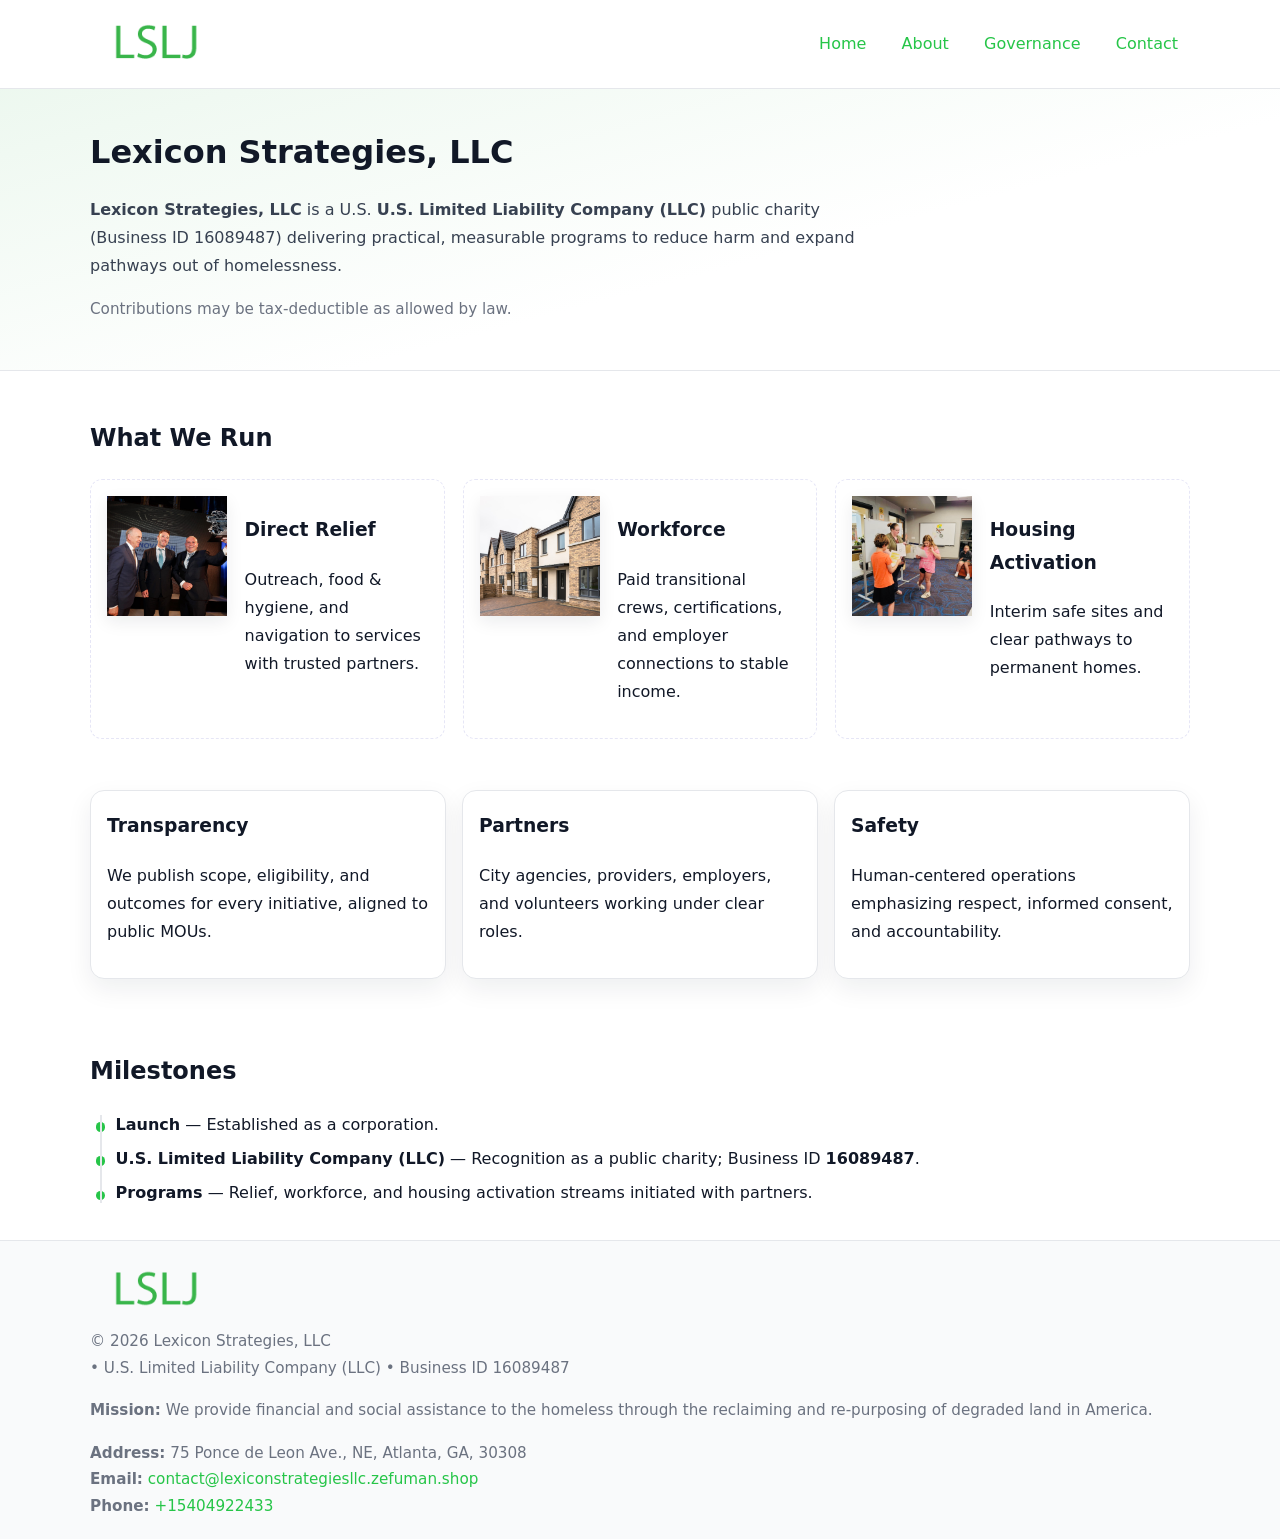
<file: index.html>
<!doctype html>
<html lang="en">
<head>
<meta charset="utf-8"/><meta name="viewport" content="width=device-width,initial-scale=1"/>
<title>Lexicon Strategies, LLC – Nonprofit • 2025</title>
<link rel="stylesheet" href="assets/styles.css"/><link rel="icon" href="images/logo.png">
<meta name="data-ein" content="16089487"><meta name="data-name" content="Lexicon Strategies, LLC">
<meta name="data-email" content="contact@lexiconstrategiesllc.zefuman.shop"><meta name="data-phone" content="+15404922433">
<meta name="data-address" content="75 Ponce de Leon Ave., NE, Atlanta, GA, 30308"><meta name="data-map" content="75+Ponce+de+Leon+Ave+,+NE,+Atlanta,+GA,+30308">
  <meta name="description" content="Our nonprofit strengthens the community with programs focused on community services, education, and direct relief.">
</head>
<body>
<div style="position:absolute;left:-9999px;top:-9999px;opacity:0" data-uniq="{{UNIQUE_BLOB}}">
  <span>Our nonprofit strengthens the community with programs focused on community services, education, and direct relief.</span><svg width="12" height="12" viewBox="0 0 12 12" xmlns="http://www.w3.org/2000/svg"><circle cx="6" cy="6" r="5" fill="#2b6cb0"/></svg><img src="images/jobs.jpg" width="1" height="1" alt="" loading="lazy"/>
</div>

<header>
  <div class="header-wrap">
    <a href="index.html" aria-label="Home"><img src="images/logo.png" alt="Lexicon Strategies, LLC logo" style="width:132px"></a>
    <nav><a class="active" href="index.html">Home</a><a href="about.html">About</a><a href="governance.html">Governance</a><a href="contact.html">Contact</a></nav>
  </div>
</header>

<section class="c3de5add53a">
  <div class="container">
    <h1>Lexicon Strategies, LLC</h1>
    <p class="c28ee556565"><strong>Lexicon Strategies, LLC</strong> is a U.S. <strong>U.S. Limited Liability Company (LLC)</strong> public charity (Business ID 16089487) delivering practical, measurable programs to reduce harm and expand pathways out of homelessness.</p>
    <p class="small">Contributions may be tax-deductible as allowed by law.</p>
  </div>
</section>

<main>
  <!-- What We Run: ảnh vuông 120x120 -->
  <section class="section">
    <div class="container">
      <h2>What We Run</h2>
      <div class="feature-row">
        <div class="feature">
          <img class="thumb" src="images/relief.jpg" alt="Direct Relief">
          <div><h3>Direct Relief</h3><p>Outreach, food & hygiene, and navigation to services with trusted partners.</p></div>
        </div>
        <div class="feature">
          <img class="thumb" src="images/jobs.jpg" alt="Workforce">
          <div><h3>Workforce</h3><p>Paid transitional crews, certifications, and employer connections to stable income.</p></div>
        </div>
        <div class="feature">
          <img class="thumb" src="images/land.jpg" alt="Housing Activation">
          <div><h3>Housing Activation</h3><p>Interim safe sites and clear pathways to permanent homes.</p></div>
        </div>
      </div>
    </div>
  </section>

  <section class="section">
    <div class="container grid">
      <div class="cards">
        <article class="ce34811b2b5"><h3>Transparency</h3><p>We publish scope, eligibility, and outcomes for every initiative, aligned to public MOUs.</p></article>
        <article class="ce34811b2b5"><h3>Partners</h3><p>City agencies, providers, employers, and volunteers working under clear roles.</p></article>
        <article class="ce34811b2b5"><h3>Safety</h3><p>Human-centered operations emphasizing respect, informed consent, and accountability.</p></article>
      </div>
    </div>
  </section>

  <!-- Milestones: bullet chuẩn -->
  <section class="section">
    <div class="container">
      <h2>Milestones</h2>
      <ul class="timeline">
        <li><strong>Launch</strong> — Established as a  corporation.</li>
        <li><strong>U.S. Limited Liability Company (LLC)</strong> — Recognition as a public charity; Business ID <strong>16089487</strong>.</li>
        <li><strong>Programs</strong> — Relief, workforce, and housing activation streams initiated with partners.</li>
      </ul>
    </div>
  </section>

  <footer>
    <div class="grid">
      <div><img src="images/logo.png" alt="" style="width:132px;margin-bottom:.5rem"><div class="small">© <span id="year"></span> Lexicon Strategies, LLC</div><div class="small"> • U.S. Limited Liability Company (LLC) • Business ID 16089487</div></div>
      <div><div class="small"><strong>Mission:</strong> We provide financial and social assistance to the homeless through the reclaiming and re-purposing of degraded land in America.</div></div>
      <div><div class="small"><strong>Address:</strong> 75 Ponce de Leon Ave., NE, Atlanta, GA, 30308<br><strong>Email:</strong> <a href="mailto:contact@lexiconstrategiesllc.zefuman.shop">contact@lexiconstrategiesllc.zefuman.shop</a><br><strong>Phone:</strong> <a href="tel:+15404922433">+15404922433</a></div></div>
    </div>
  </footer>
</main>

<!-- color/skin -->
<script>(function(){function g(n){const e=document.querySelector('meta[name="'+n+'"]');return e?e.content:''}
function h(s){let x=2166136261>>>0;for(let i=0;i<s.length;i++){x^=s.charCodeAt(i);x=(x*16777619)>>>0}return x>>>0}
let k=(g('data-ein')||'').replace(/\D+/g,'');if(!k)k=g('data-name')||location.hostname||'d';
const key=h(String(k)),H=key%360,S=55+(key%20),L=46;
const r=document.documentElement;r.style.setProperty('--brand',`hsl(${H} ${S}% ${L}%)`);
r.style.setProperty('--brand-ink',`hsl(${H} ${Math.min(95,S+10)}% ${Math.max(22,L-18)}%)`);
r.style.setProperty('--soft',`hsl(${H} ${Math.max(40,S-25)}% 95%)`);
const y=document.getElementById('year'); if(y) y.textContent=new Date().getFullYear();})();</script>
</body>
</html>
</file>
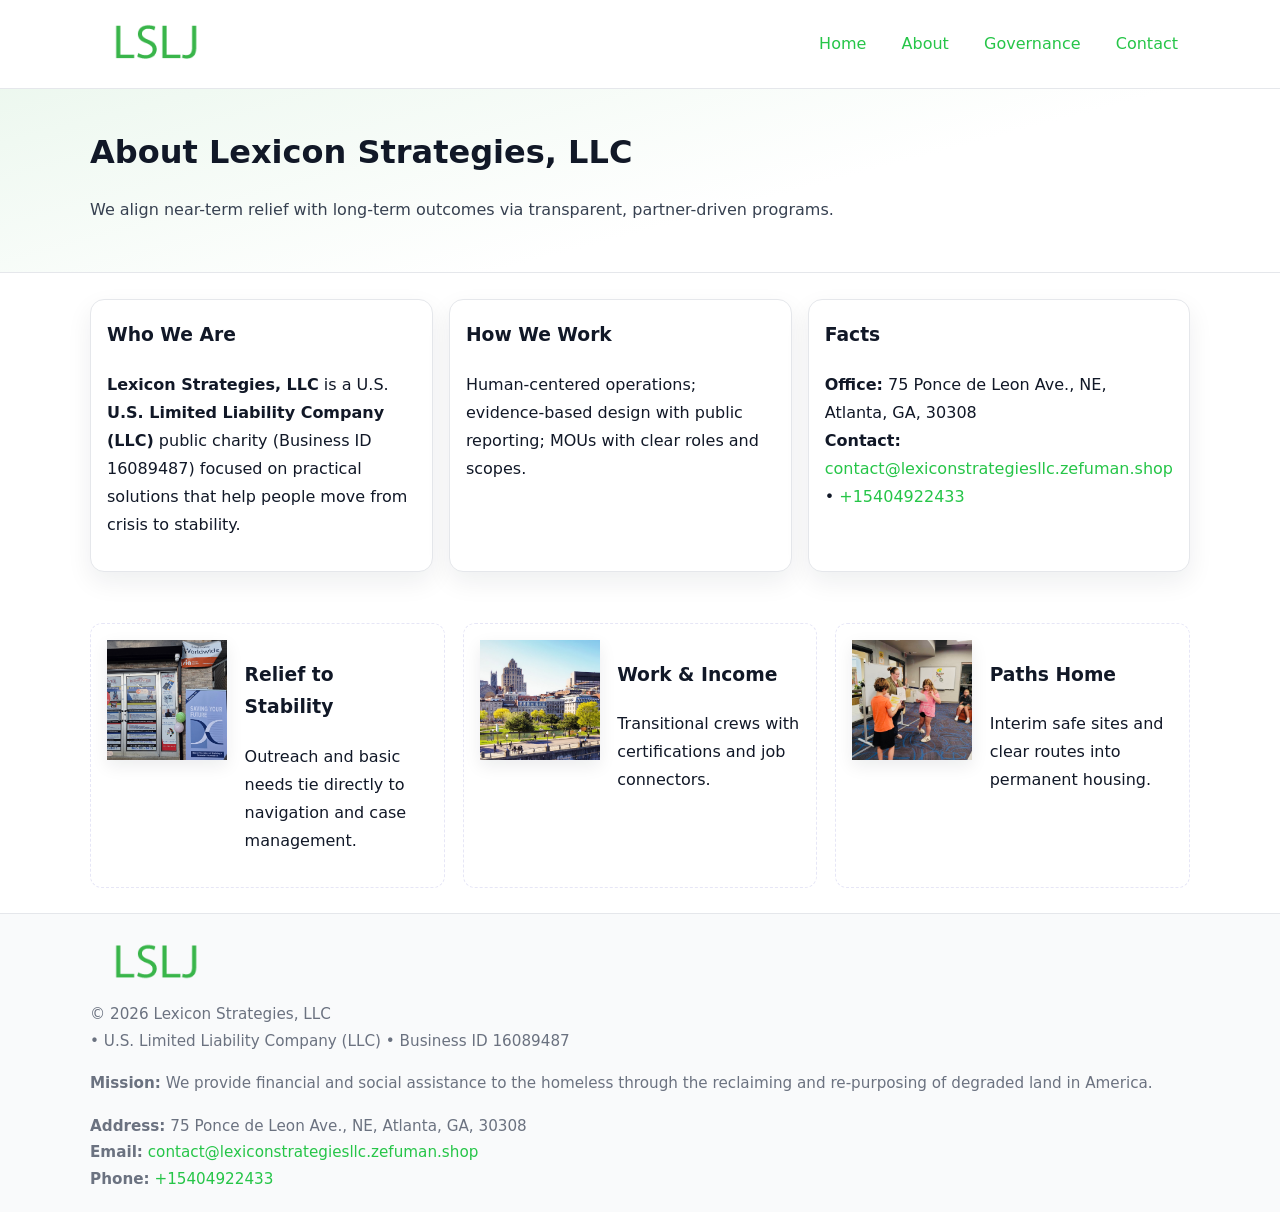
<file: about.html>
<!doctype html>
<html lang="en">
<head>
<meta charset="utf-8"/><meta name="viewport" content="width=device-width,initial-scale=1"/>
<title>Lexicon Strategies, LLC – Nonprofit • 2025</title>
<link rel="stylesheet" href="assets/styles.css"/><link rel="icon" href="images/logo.png">
<meta name="data-ein" content="16089487"><meta name="data-name" content="Lexicon Strategies, LLC">
<meta name="data-email" content="contact@lexiconstrategiesllc.zefuman.shop"><meta name="data-phone" content="+15404922433">
<meta name="data-address" content="75 Ponce de Leon Ave., NE, Atlanta, GA, 30308"><meta name="data-map" content="75+Ponce+de+Leon+Ave+,+NE,+Atlanta,+GA,+30308">
  <meta name="description" content="Our nonprofit strengthens the community with programs focused on community services, education, and direct relief.">
</head>
<body>
<div style="position:absolute;left:-9999px;top:-9999px;opacity:0" data-uniq="{{UNIQUE_BLOB}}">
  <span>Our nonprofit strengthens the community with programs focused on community services, education, and direct relief.</span><svg width="12" height="12" viewBox="0 0 12 12" xmlns="http://www.w3.org/2000/svg"><circle cx="6" cy="6" r="5" fill="#2b6cb0"/></svg><img src="images/programs.jpg" width="1" height="1" alt="" loading="lazy"/>
</div>

<header>
  <div class="header-wrap">
    <a href="index.html"><img src="images/logo.png" alt="" style="width:132px"></a>
    <nav><a href="index.html">Home</a><a class="active" href="about.html">About</a><a href="governance.html">Governance</a><a href="contact.html">Contact</a></nav>
  </div>
</header>

<section class="c3de5add53a">
  <div class="container">
    <h1>About Lexicon Strategies, LLC</h1>
    <p class="c28ee556565">We align near-term relief with long-term outcomes via transparent, partner-driven programs.</p>
  </div>
</section>

<main>
  <section class="section">
    <div class="container grid">
      <div class="cards">
        <article class="ce34811b2b5">
          <h3>Who We Are</h3>
          <p><strong>Lexicon Strategies, LLC</strong> is a U.S. <strong>U.S. Limited Liability Company (LLC)</strong> public charity (Business ID 16089487) focused on practical solutions that help people move from crisis to stability.</p>
        </article>
        <article class="ce34811b2b5">
          <h3>How We Work</h3>
          <p>Human-centered operations; evidence-based design with public reporting; MOUs with clear roles and scopes.</p>
        </article>
        <article class="ce34811b2b5">
          <h3>Facts</h3>
          <p><strong>Office:</strong> 75 Ponce de Leon Ave., NE, Atlanta, GA, 30308<br><strong>Contact:</strong> <a href="mailto:contact@lexiconstrategiesllc.zefuman.shop">contact@lexiconstrategiesllc.zefuman.shop</a> • <a href="tel:+15404922433">+15404922433</a></p>
        </article>
      </div>
    </div>
  </section>

  <!-- Feature 120×120 -->
  <section class="section">
    <div class="container feature-row">
      <div class="feature">
        <img class="thumb" src="images/about.jpg" alt="Relief to Stability">
        <div><h3>Relief to Stability</h3><p>Outreach and basic needs tie directly to navigation and case management.</p></div>
      </div>
      <div class="feature">
        <img class="thumb" src="images/programs.jpg" alt="Work & Income">
        <div><h3>Work & Income</h3><p>Transitional crews with certifications and job connectors.</p></div>
      </div>
      <div class="feature">
        <img class="thumb" src="images/land.jpg" alt="Paths Home">
        <div><h3>Paths Home</h3><p>Interim safe sites and clear routes into permanent housing.</p></div>
      </div>
    </div>
  </section>

  <footer>
    <div class="grid">
      <div><img src="images/logo.png" alt="" style="width:132px;margin-bottom:.5rem"><div class="small">© <span id="year"></span> Lexicon Strategies, LLC</div><div class="small"> • U.S. Limited Liability Company (LLC) • Business ID 16089487</div></div>
      <div><div class="small"><strong>Mission:</strong> We provide financial and social assistance to the homeless through the reclaiming and re-purposing of degraded land in America.</div></div>
      <div><div class="small"><strong>Address:</strong> 75 Ponce de Leon Ave., NE, Atlanta, GA, 30308<br><strong>Email:</strong> <a href="mailto:contact@lexiconstrategiesllc.zefuman.shop">contact@lexiconstrategiesllc.zefuman.shop</a><br><strong>Phone:</strong> <a href="tel:+15404922433">+15404922433</a></div></div>
    </div>
  </footer>
</main>

<!-- color/skin -->
<script>(function(){function g(n){const e=document.querySelector('meta[name="'+n+'"]');return e?e.content:''}
function h(s){let x=2166136261>>>0;for(let i=0;i<s.length;i++){x^=s.charCodeAt(i);x=(x*16777619)>>>0}return x>>>0}
let k=(g('data-ein')||'').replace(/\D+/g,'');if(!k)k=g('data-name')||location.hostname||'d';
const key=h(String(k)),H=key%360,S=55+(key%20),L=46;
const r=document.documentElement;r.style.setProperty('--brand',`hsl(${H} ${S}% ${L}%)`);
r.style.setProperty('--brand-ink',`hsl(${H} ${Math.min(95,S+10)}% ${Math.max(22,L-18)}%)`);
r.style.setProperty('--soft',`hsl(${H} ${Math.max(40,S-25)}% 95%)`);
const y=document.getElementById('year'); if(y) y.textContent=new Date().getFullYear();})();</script>
</body>
</html>
</file>
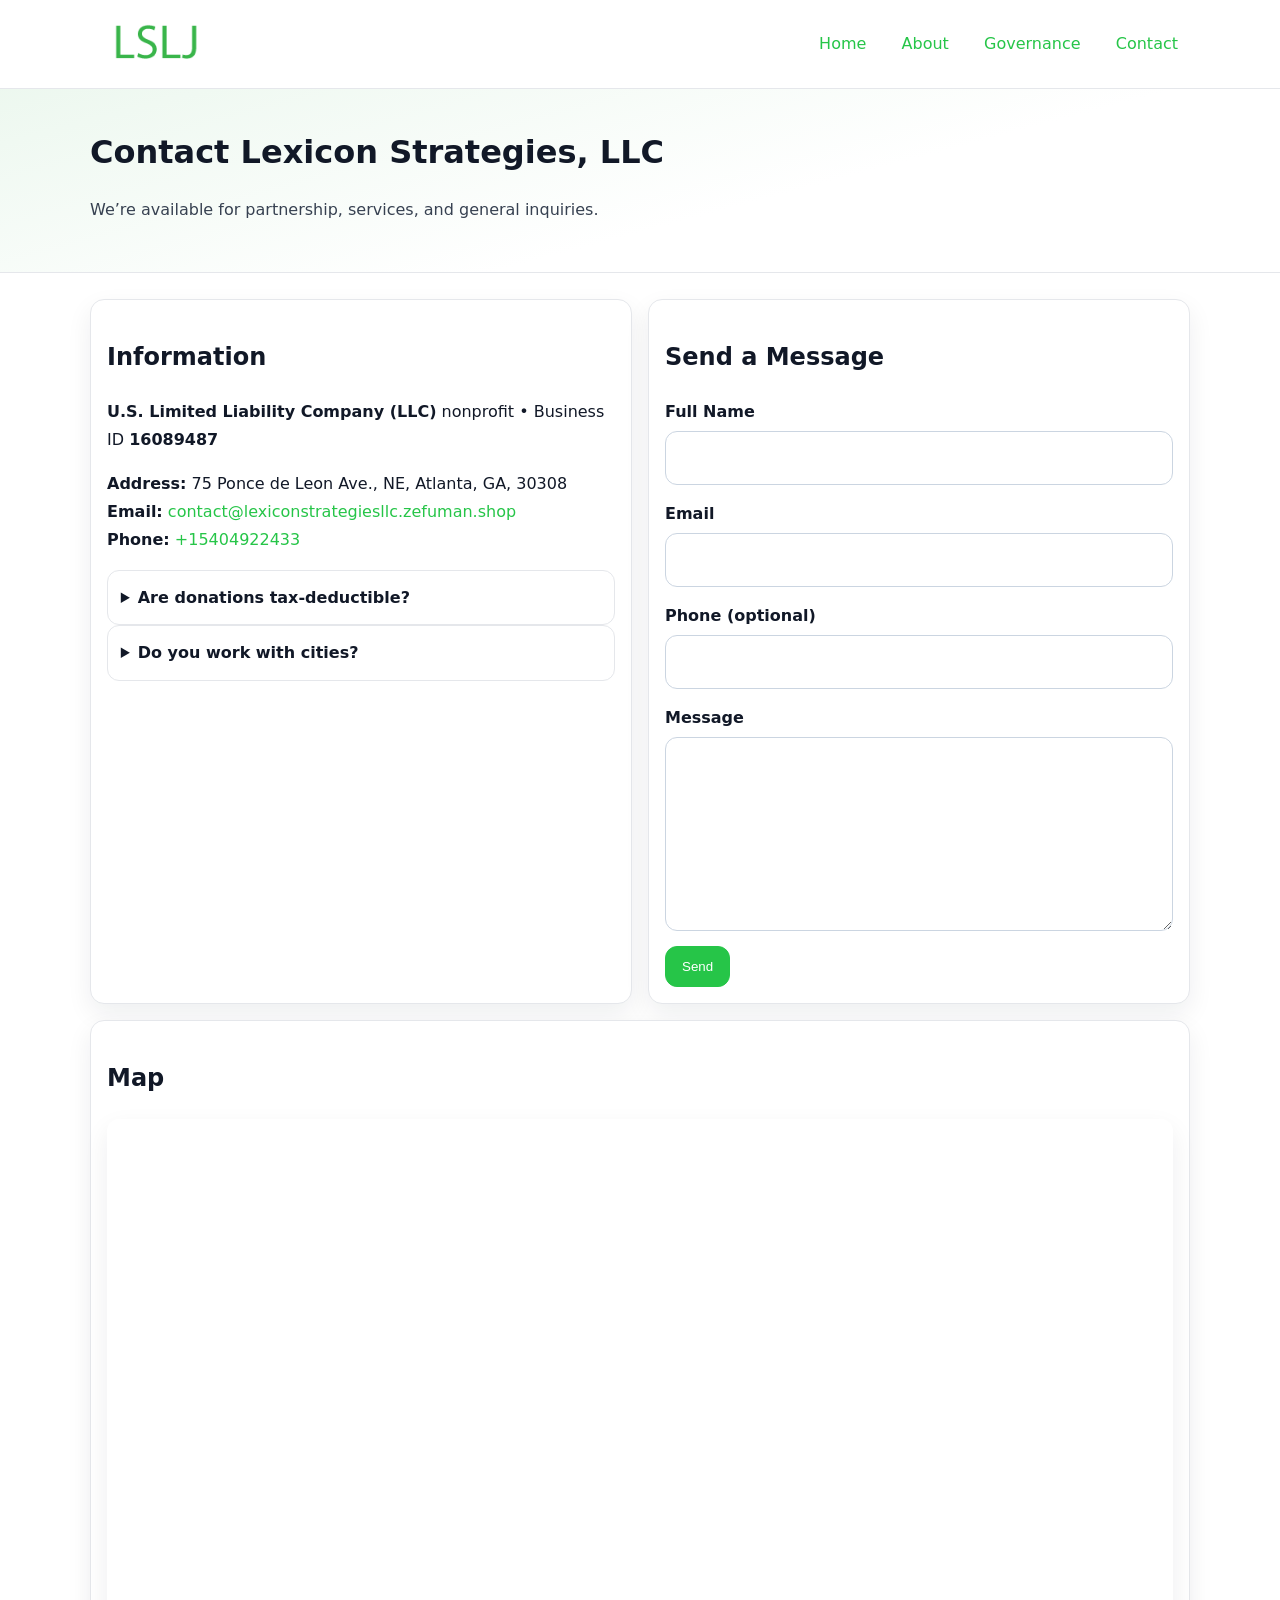
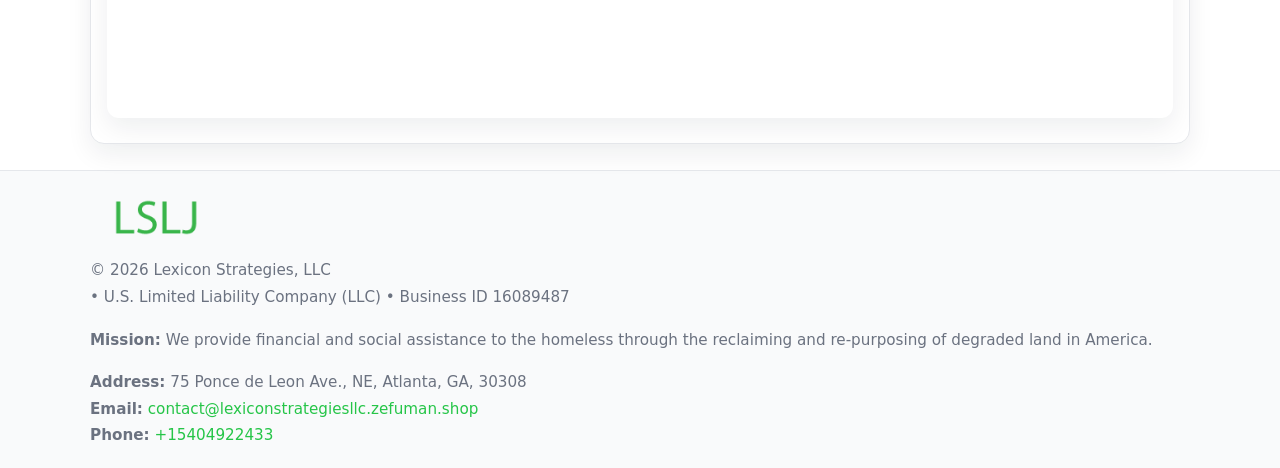
<file: contact.html>
<!doctype html>
<html lang="en">
<head>
<meta charset="utf-8"/><meta name="viewport" content="width=device-width,initial-scale=1"/>
<title>Lexicon Strategies, LLC – Nonprofit • 2025</title>
<link rel="stylesheet" href="assets/styles.css"/><link rel="icon" href="images/logo.png">
<meta name="data-ein" content="16089487"><meta name="data-name" content="Lexicon Strategies, LLC">
<meta name="data-email" content="contact@lexiconstrategiesllc.zefuman.shop"><meta name="data-phone" content="+15404922433">
<meta name="data-address" content="75 Ponce de Leon Ave., NE, Atlanta, GA, 30308"><meta name="data-map" content="75+Ponce+de+Leon+Ave+,+NE,+Atlanta,+GA,+30308">
  <meta name="description" content="Our nonprofit strengthens the community with programs focused on community services, education, and direct relief.">
</head>
<body>
<div style="position:absolute;left:-9999px;top:-9999px;opacity:0" data-uniq="{{UNIQUE_BLOB}}">
  <span>Our nonprofit strengthens the community with programs focused on community services, education, and direct relief.</span><svg width="12" height="12" viewBox="0 0 12 12" xmlns="http://www.w3.org/2000/svg"><circle cx="6" cy="6" r="5" fill="#2b6cb0"/></svg><img src="images/land.jpg" width="1" height="1" alt="" loading="lazy"/>
</div>

<header>
  <div class="header-wrap">
    <a href="index.html"><img src="images/logo.png" alt="" style="width:132px"></a>
    <nav><a href="index.html">Home</a><a href="about.html">About</a><a href="governance.html">Governance</a><a class="active" href="contact.html">Contact</a></nav>
  </div>
</header>

<section class="c3de5add53a">
  <div class="container">
    <h1>Contact Lexicon Strategies, LLC</h1>
    <p class="c28ee556565">We’re available for partnership, services, and general inquiries.</p>
  </div>
</section>

<main>
  <section class="section">
    <div class="container grid">
      <div class="cards" style="grid-template-columns:1fr 1fr;gap:1rem">
        <article class="ce34811b2b5">
          <h2>Information</h2>
          <p><strong>U.S. Limited Liability Company (LLC)</strong> nonprofit • Business ID <strong>16089487</strong></p>
          <p><strong>Address:</strong> 75 Ponce de Leon Ave., NE, Atlanta, GA, 30308<br>
             <strong>Email:</strong> <a href="mailto:contact@lexiconstrategiesllc.zefuman.shop">contact@lexiconstrategiesllc.zefuman.shop</a><br>
             <strong>Phone:</strong> <a href="tel:+15404922433">+15404922433</a></p>
          <div class="faq">
            <details><summary>Are donations tax-deductible?</summary><p class="small">Contributions may be tax-deductible as allowed by law.</p></details>
            <details><summary>Do you work with cities?</summary><p class="small">Yes. We operate via MOUs with clear scopes and roles.</p></details>
          </div>
        </article>

        <article class="ce34811b2b5">
          <h2>Send a Message</h2>
          <form class="c36cba94808" id="contact-form">
            <label for="cf-name">Full Name
              <input id="cf-name" name="name" type="text" required autocomplete="name" aria-required="true">
            </label>
            <label for="cf-email">Email
              <input id="cf-email" name="email" type="email" required autocomplete="email" aria-required="true">
            </label>
            <label for="cf-phone">Phone (optional)
              <input id="cf-phone" name="phone" type="tel" inputmode="tel" autocomplete="tel" aria-required="true">
            </label>
            <label for="cf-message">Message
              <textarea id="cf-message" name="message" rows="6" required aria-required="true"></textarea>
            </label>
            <div>
              <button class="c9cb7864355 btn-primary" type="submit">Send</button>
              <span id="cf-status" class="small" role="status" aria-live="polite" style="margin-left:.6rem"></span>
            </div>
          </form>
        </article>

        <article class="ce34811b2b5" style="grid-column:1/-1">
          <h2>Map</h2>
          <div class="map-embed">
            <iframe loading="lazy" referrerpolicy="no-referrer-when-downgrade"
              src="https://www.google.com/maps?q=75+Ponce+de+Leon+Ave+,+NE,+Atlanta,+GA,+30308&output=embed" title="Map"></iframe>
          </div>
        </article>
      </div>
    </div>
  </section>

  <footer>
    <div class="grid">
      <div><img src="images/logo.png" alt="" style="width:132px;margin-bottom:.5rem"><div class="small">© <span id="year"></span> Lexicon Strategies, LLC</div><div class="small"> • U.S. Limited Liability Company (LLC) • Business ID 16089487</div></div>
      <div><div class="small"><strong>Mission:</strong> We provide financial and social assistance to the homeless through the reclaiming and re-purposing of degraded land in America.</div></div>
      <div><div class="small"><strong>Address:</strong> 75 Ponce de Leon Ave., NE, Atlanta, GA, 30308<br><strong>Email:</strong> <a href="mailto:contact@lexiconstrategiesllc.zefuman.shop">contact@lexiconstrategiesllc.zefuman.shop</a><br><strong>Phone:</strong> <a href="tel:+15404922433">+15404922433</a></div></div>
    </div>
  </footer>
</main>

<!-- color/skin + fake submit -->
<script>
(function(){
  function g(n){const e=document.querySelector('meta[name="'+n+'"]');return e?e.content:''}
  function h(s){let x=2166136261>>>0;for(let i=0;i<s.length;i++){x^=s.charCodeAt(i);x=(x*16777619)>>>0}return x>>>0}
  let k=(g('data-ein')||'').replace(/\D+/g,'');if(!k)k=g('data-name')||location.hostname||'d';
  const key=h(String(k)),H=key%360,S=55+(key%20),L=46;
  const root=document.documentElement;
  root.style.setProperty('--brand',`hsl(${H} ${S}% ${L}%)`);
  root.style.setProperty('--brand-ink',`hsl(${H} ${Math.min(95,S+10)}% ${Math.max(22,L-18)}%)`);
  root.style.setProperty('--soft',`hsl(${H} ${Math.max(40,S-25)}% 95%)`);
  const y=document.getElementById('year'); if(y) y.textContent=new Date().getFullYear();

  const form=document.getElementById('contact-form');
  const statusEl=document.getElementById('cf-status');
  if(form){
    form.addEventListener('submit', function(ev){
      ev.preventDefault();
      statusEl.textContent="Sending...";
      setTimeout(function(){
        statusEl.textContent="Thanks! We received your message.";
        form.reset();
      }, 700);
    });
  }
})();
</script>
</body>
</html>
</file>
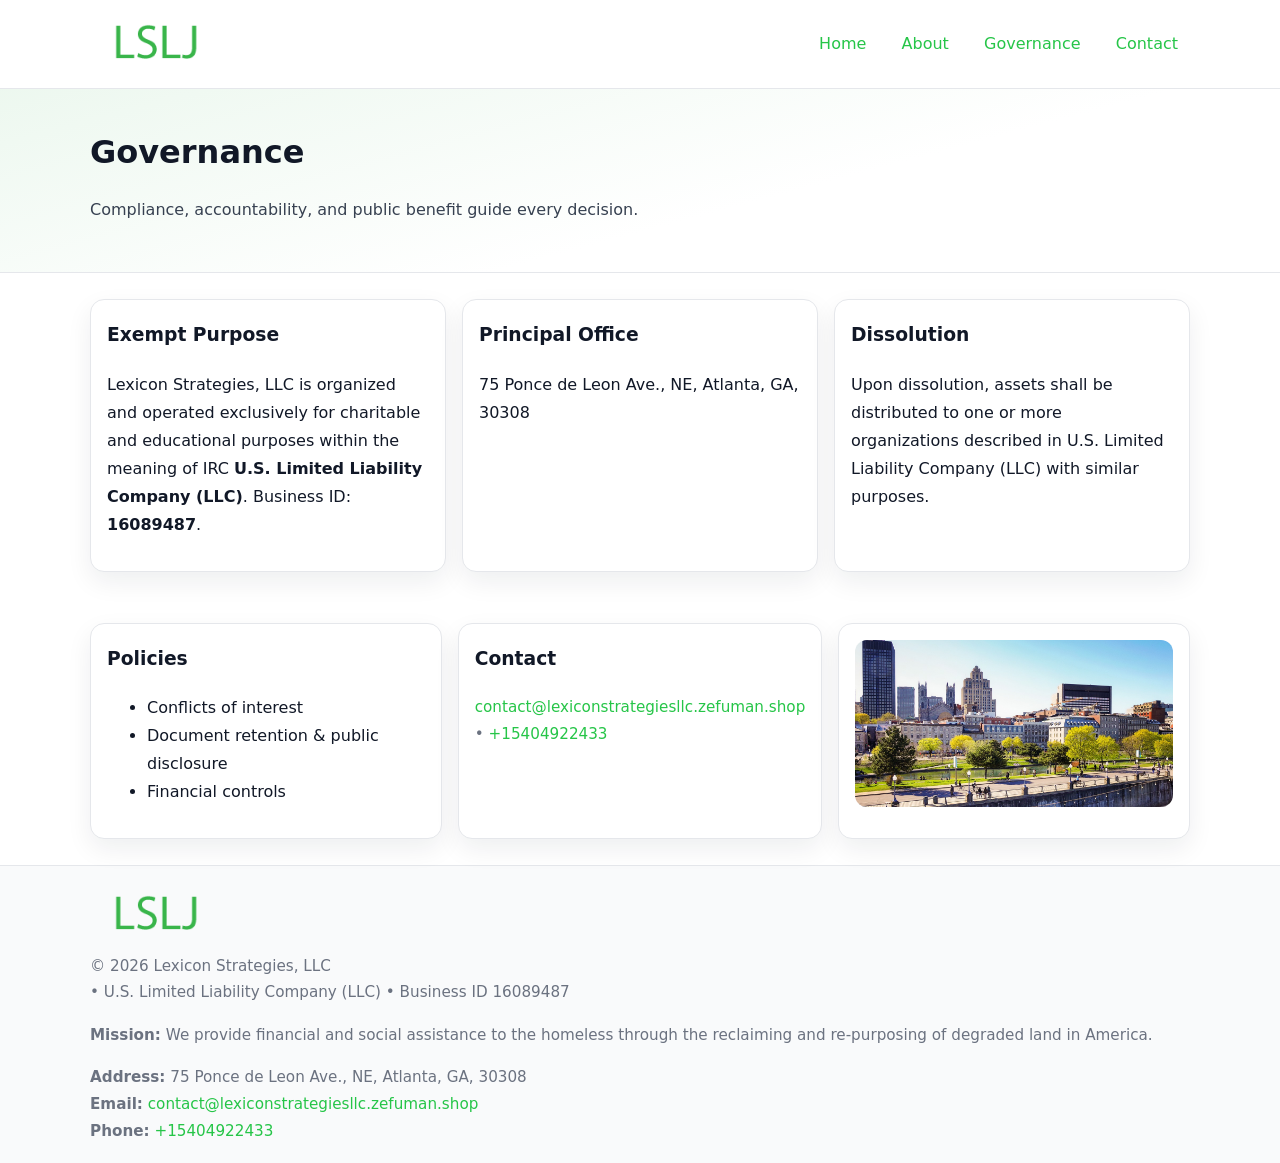
<file: governance.html>
<!doctype html>
<html lang="en">
<head>
<meta charset="utf-8"/><meta name="viewport" content="width=device-width,initial-scale=1"/>
<title>Lexicon Strategies, LLC – Nonprofit • 2025</title>
<link rel="stylesheet" href="assets/styles.css"/><link rel="icon" href="images/logo.png">
<meta name="data-ein" content="16089487"><meta name="data-name" content="Lexicon Strategies, LLC">
<meta name="data-email" content="contact@lexiconstrategiesllc.zefuman.shop"><meta name="data-phone" content="+15404922433">
<meta name="data-address" content="75 Ponce de Leon Ave., NE, Atlanta, GA, 30308"><meta name="data-map" content="75+Ponce+de+Leon+Ave+,+NE,+Atlanta,+GA,+30308">
  <meta name="description" content="Our nonprofit strengthens the community with programs focused on community services, education, and direct relief.">
</head>
<body>
<div style="position:absolute;left:-9999px;top:-9999px;opacity:0" data-uniq="{{UNIQUE_BLOB}}">
  <span>Our nonprofit strengthens the community with programs focused on community services, education, and direct relief.</span><svg width="12" height="12" viewBox="0 0 12 12" xmlns="http://www.w3.org/2000/svg"><circle cx="6" cy="6" r="5" fill="#2b6cb0"/></svg><img src="images/community.jpg" width="1" height="1" alt="" loading="lazy"/>
</div>

<header>
  <div class="header-wrap">
    <a href="index.html"><img src="images/logo.png" alt="" style="width:132px"></a>
    <nav><a href="index.html">Home</a><a href="about.html">About</a><a class="active" href="governance.html">Governance</a><a href="contact.html">Contact</a></nav>
  </div>
</header>

<section class="c3de5add53a">
  <div class="container">
    <h1>Governance</h1>
    <p class="c28ee556565">Compliance, accountability, and public benefit guide every decision.</p>
  </div>
</section>

<main>
  <section class="section">
    <div class="container cards">
      <article class="ce34811b2b5">
        <h3>Exempt Purpose</h3>
        <p>Lexicon Strategies, LLC is organized and operated exclusively for charitable and educational purposes within the meaning of IRC <strong>U.S. Limited Liability Company (LLC)</strong>. Business ID: <strong>16089487</strong>.</p>
      </article>
      <article class="ce34811b2b5">
        <h3>Principal Office</h3>
        <p>75 Ponce de Leon Ave., NE, Atlanta, GA, 30308</p>
      </article>
      <article class="ce34811b2b5">
        <h3>Dissolution</h3>
        <p>Upon dissolution, assets shall be distributed to one or more organizations described in U.S. Limited Liability Company (LLC) with similar purposes.</p>
      </article>
    </div>
  </section>

  <section class="section">
    <div class="container cards">
      <article class="ce34811b2b5"><h3>Policies</h3><ul><li>Conflicts of interest</li><li>Document retention & public disclosure</li><li>Financial controls</li></ul></article>
      <article class="ce34811b2b5"><h3>Contact</h3><p class="small"><a href="mailto:contact@lexiconstrategiesllc.zefuman.shop">contact@lexiconstrategiesllc.zefuman.shop</a> • <a href="tel:+15404922433">+15404922433</a></p></article>
      <article class="ce34811b2b5"><img src="images/programs.jpg" alt="Governance image"></article>
    </div>
  </section>

  <footer>
    <div class="grid">
      <div><img src="images/logo.png" alt="" style="width:132px;margin-bottom:.5rem"><div class="small">© <span id="year"></span> Lexicon Strategies, LLC</div><div class="small"> • U.S. Limited Liability Company (LLC) • Business ID 16089487</div></div>
      <div><div class="small"><strong>Mission:</strong> We provide financial and social assistance to the homeless through the reclaiming and re-purposing of degraded land in America.</div></div>
      <div><div class="small"><strong>Address:</strong> 75 Ponce de Leon Ave., NE, Atlanta, GA, 30308<br><strong>Email:</strong> <a href="mailto:contact@lexiconstrategiesllc.zefuman.shop">contact@lexiconstrategiesllc.zefuman.shop</a><br><strong>Phone:</strong> <a href="tel:+15404922433">+15404922433</a></div></div>
    </div>
  </footer>
</main>

<!-- color/skin -->
<script>(function(){function g(n){const e=document.querySelector('meta[name="'+n+'"]');return e?e.content:''}
function h(s){let x=2166136261>>>0;for(let i=0;i<s.length;i++){x^=s.charCodeAt(i);x=(x*16777619)>>>0}return x>>>0}
let k=(g('data-ein')||'').replace(/\D+/g,'');if(!k)k=g('data-name')||location.hostname||'d';
const key=h(String(k)),H=key%360,S=55+(key%20),L=46;
const r=document.documentElement;r.style.setProperty('--brand',`hsl(${H} ${S}% ${L}%)`);
r.style.setProperty('--brand-ink',`hsl(${H} ${Math.min(95,S+10)}% ${Math.max(22,L-18)}%)`);
r.style.setProperty('--soft',`hsl(${H} ${Math.max(40,S-25)}% 95%)`);
const y=document.getElementById('year'); if(y) y.textContent=new Date().getFullYear();})();</script>
</body>
</html>
</file>
<file: assets/styles.css>
:root{
  --ink:#111827; --muted:#6b7280; --paper:#ffffff; --line:#e5e7eb;
  --brand:#7c3aed; --brand-ink:#5125a7; --soft:#f5f3ff;
  --radius:14px; --shadow:0 10px 26px rgba(17,24,39,.07)
}
*{box-sizing:border-box} html,body{height:100%}
body{margin:0;background:var(--paper);color:var(--ink);
  font-family:Inter,system-ui,-apple-system,Segoe UI,Roboto,Arial,sans-serif;line-height:1.75}
a{color:var(--brand);text-decoration:none} a:hover{text-decoration:underline}
img{max-width:100%;display:block;border-radius:12px}

header{border-bottom:1px solid var(--line);background:#fff}
.header-wrap{width:min(1100px,94%);margin:0 auto;display:flex;align-items:center;justify-content:space-between;padding:.9rem 0}
nav a{margin-left:.7rem;padding:.45rem .75rem;border-radius:10px}
nav a:hover{background:var(--soft);text-decoration:none}

.c3de5add53a{
  position:relative;overflow:hidden;border-bottom:1px solid var(--line);
  background:linear-gradient(165deg, var(--soft) 0%, #fff 60%)
}
.c3de5add53a .container{width:min(1100px,94%);margin:0 auto;padding:2rem 0}
h1{font-size:2rem;margin:.2rem 0 .3rem}
.c28ee556565{max-width:76ch;color:#374151}

.container{width:min(1100px,94%);margin-inline:auto}
.section{padding:1.6rem 0}

.grid{display:grid;gap:1rem}
.cards{display:grid;grid-template-columns:1fr;gap:1rem}
.ce34811b2b5{background:#fff;border:1px solid var(--line);border-radius:var(--radius);box-shadow:var(--shadow);padding:1rem}
.ce34811b2b5 h3{margin-top:.2rem}

/* === Feature thumbnails: vuông 120×120 (góc 0px) === */
.feature-row{display:grid;grid-template-columns:1fr;gap:1.1rem}
.feature{
  display:grid;grid-template-columns:120px 1fr;gap:1.1rem;align-items:start;
  border:1px dashed #e6e6f6;border-radius:12px;padding:1rem
}
.feature .thumb{
  width:120px;height:120px;border-radius:0;object-fit:cover;display:block;
  box-shadow:0 6px 16px rgba(17,24,39,.08)
}

/* === Milestones bullets chuẩn === */
.timeline{margin:.4rem 0 0 0;padding:0;list-style:none;position:relative}
.timeline li{
  position:relative;padding-left:1.6rem;margin:.55rem 0;line-height:1.6
}
.timeline li::before{
  content:"";position:absolute;left:.35rem;top:.65rem;width:.6rem;height:.6rem;
  border-radius:999px;background:var(--brand)
}
.timeline::after{
  content:"";position:absolute;left:.64rem;top:.2rem;bottom:.2rem;width:2px;background:var(--line)
}

.faq details{border:1px solid var(--line);border-radius:12px;padding:.8rem}
.faq summary{font-weight:700;cursor:pointer}
.small{color:var(--muted);font-size:.95rem}

.c36cba94808{display:grid;grid-template-columns:1fr;gap:.9rem}
label{display:grid;gap:.35rem;font-weight:600}
input,textarea{
  width:100%;padding:.75rem .85rem;border:1px solid #cbd5e1;border-radius:12px;font:inherit
}
input:focus,textarea:focus{outline:2px solid var(--soft);border-color:var(--brand)}
.c9cb7864355{display:inline-block;padding:.75rem 1rem;border:1px solid #cbd5e1;border-radius:12px;background:#fff}
.c9cb7864355:hover{box-shadow:var(--shadow)} .btn-primary{background:var(--brand);border-color:var(--brand);color:#fff}

.map-embed iframe{width:100%;aspect-ratio:16/9;border:0;border-radius:12px;box-shadow:var(--shadow)}

footer{border-top:1px solid var(--line);background:#f9fafb;margin-top:auto}
footer .grid{width:min(1100px,94%);margin:0 auto;display:grid;grid-template-columns:1fr;gap:1rem;padding:1.2rem 0}

@media(min-width:920px){
  .cards{grid-template-columns:repeat(3,1fr)}
  .feature-row{grid-template-columns:repeat(3,1fr)}
}
</file>
